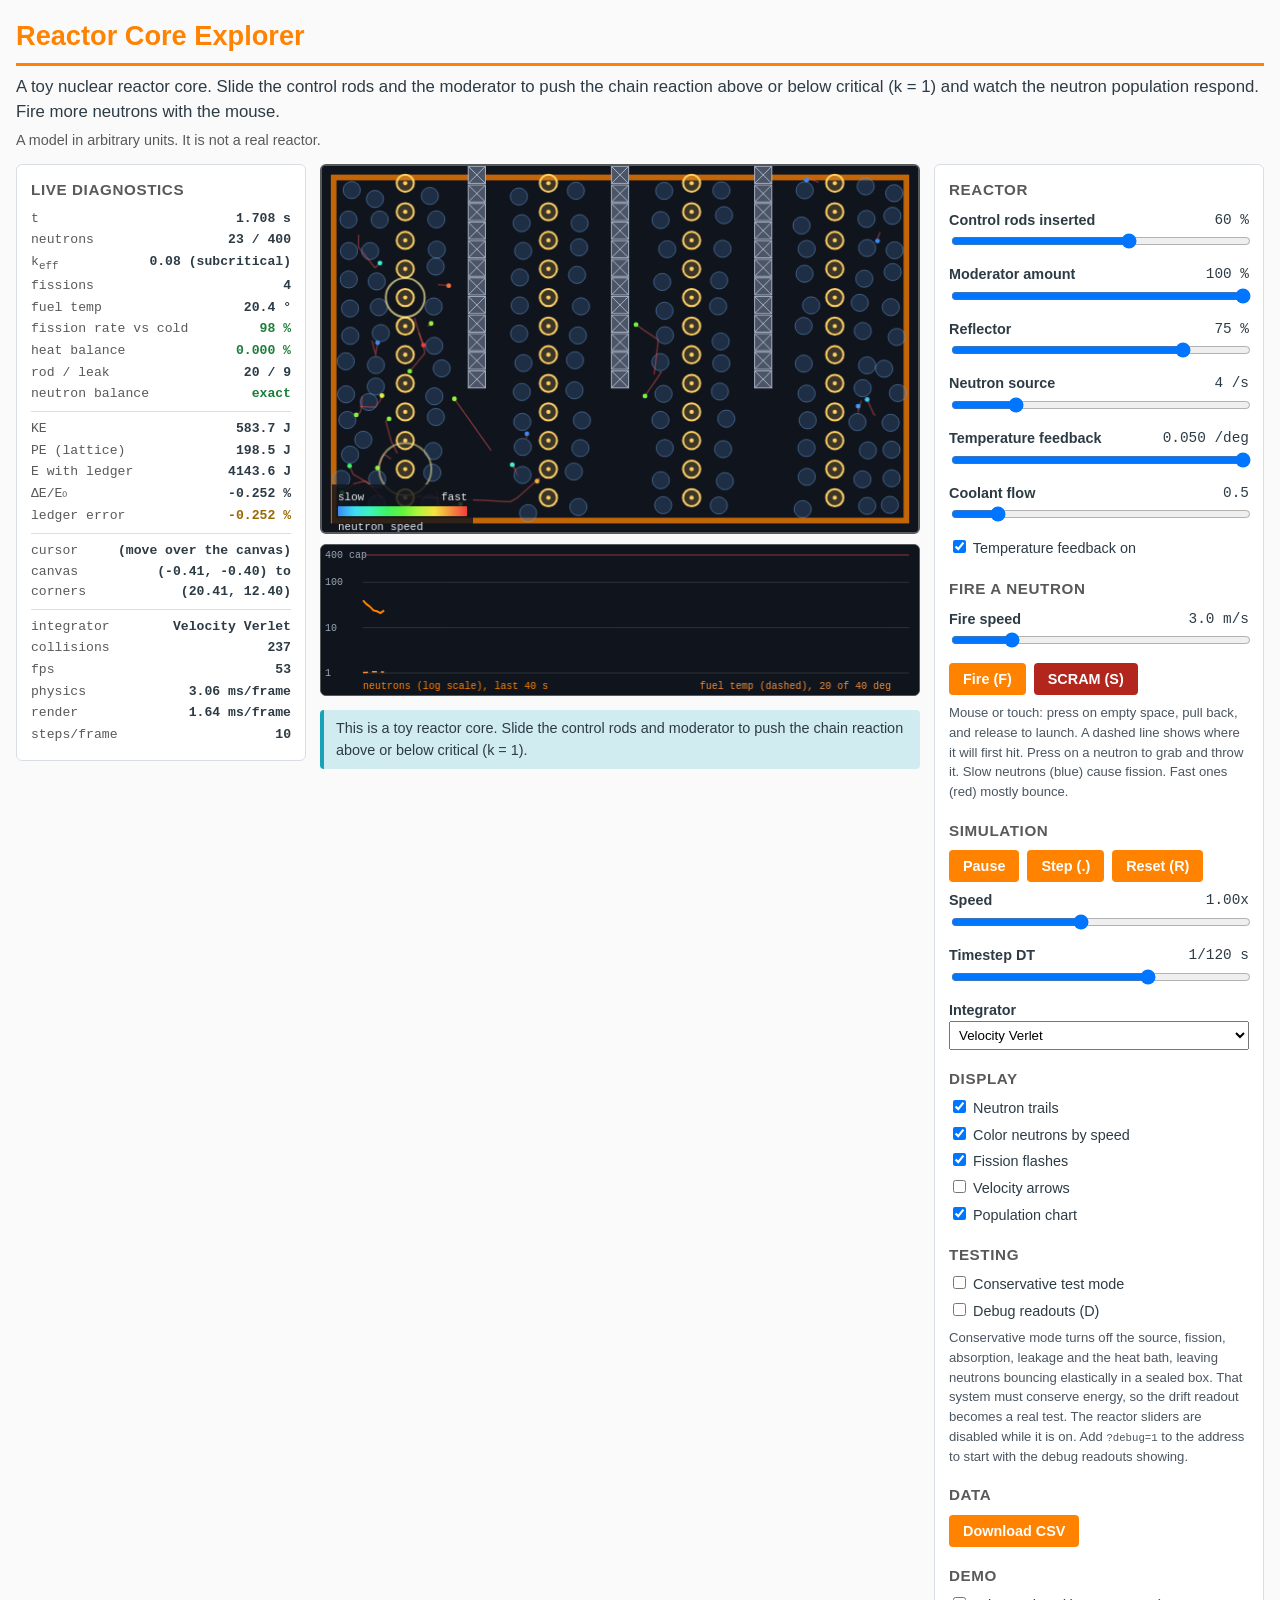
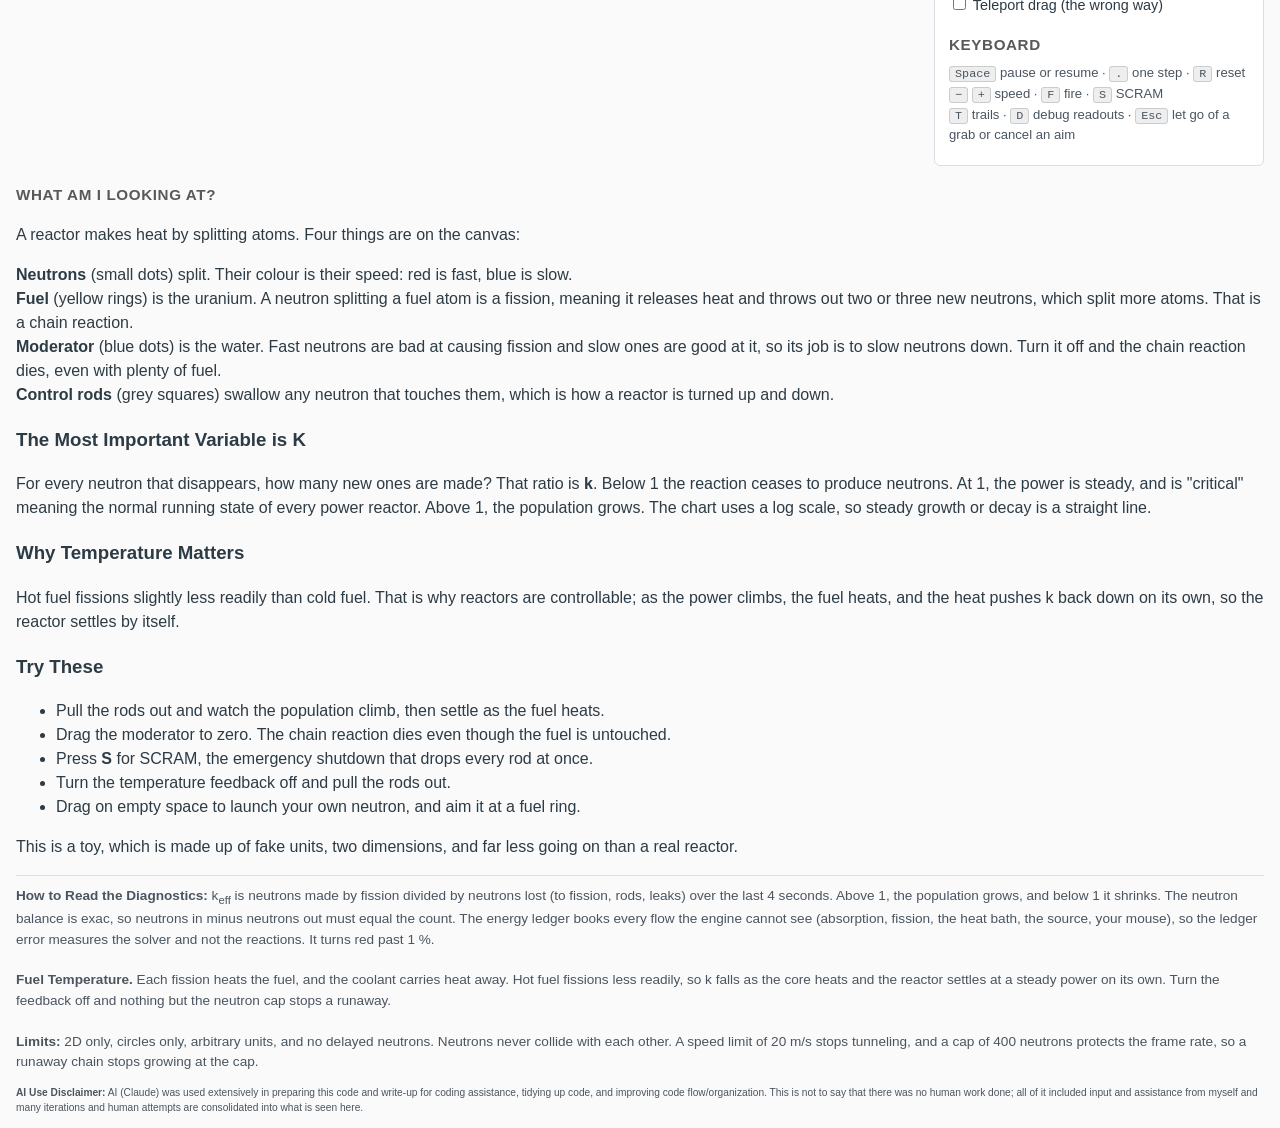
<file: project/index.html>
<!DOCTYPE html>
<html lang="en">
<head>
<meta charset="utf-8">
<meta name="viewport" content="width=device-width, initial-scale=1">
<title>Reactor Core Explorer</title>
<link rel="stylesheet" href="style.css">
</head>
<body>

<a class="skip" href="#controls">Skip to the controls</a>

<header>
  <h1>Reactor Core Explorer</h1>
  <p id="purpose">A toy nuclear reactor core. Slide the control rods and the moderator to push the chain
  reaction above or below critical (k = 1) and watch the neutron population respond. Fire more neutrons
  with the mouse.</p>
  <p class="sub">A model in arbitrary units. It is not a real reactor.</p>
</header>

<div class="layout">

  <main class="stage" id="stage">
    <canvas id="sim" tabindex="0" role="img"
            aria-label="Reactor core simulation. Neutrons move through fuel rods, moderator atoms and control rods. The live numbers are in the diagnostics panel.">
      This page shows a 2D reactor core. Yellow rings are fuel, blue dots are moderator atoms, gray squares are
      control rods, and small colored dots are neutrons, blue when slow and red when fast. A slow neutron that
      hits fuel usually causes a fission, which releases two or three fast neutrons. Moderator atoms slow
      neutrons down, and control rods absorb them. The control panel and the diagnostics panel give every number
      as text, and every mouse action also has a keyboard route.
    </canvas>

    <div id="chart-box">
      <canvas id="chart" role="img" aria-label="Neutron population over the last 40 seconds, on a log scale. The current numbers are in the diagnostics panel.">
        Chart of the neutron population over time.
      </canvas>
    </div>

    <p id="note" class="note"></p>
    <p id="live" class="sr-only" role="status" aria-live="polite"></p>
  </main>

  <aside class="panel" id="controls" aria-label="Controls">

    <h2>Reactor</h2>
    <div class="row">
      <label for="rods">Control rods inserted <output id="rods-out" for="rods"></output></label>
      <input type="range" id="rods" min="0" max="100" step="1" value="60">
    </div>
    <div class="row">
      <label for="moderator">Moderator amount <output id="moderator-out" for="moderator"></output></label>
      <input type="range" id="moderator" min="0" max="100" step="1" value="100">
    </div>
    <div class="row">
      <label for="albedo">Reflector <output id="albedo-out" for="albedo"></output></label>
      <input type="range" id="albedo" min="0" max="95" step="1" value="75">
    </div>
    <div class="row">
      <label for="source">Neutron source <output id="source-out" for="source"></output></label>
      <input type="range" id="source" min="0" max="20" step="1" value="4">
    </div>

    <div class="row">
      <label for="alpha">Temperature feedback <output id="alpha-out" for="alpha"></output></label>
      <input type="range" id="alpha" min="0" max="5" step="0.1" value="5">
    </div>
    <div class="row">
      <label for="cooling">Coolant flow <output id="cooling-out" for="cooling"></output></label>
      <input type="range" id="cooling" min="0.1" max="3" step="0.1" value="0.5">
    </div>
    <label class="check"><input type="checkbox" id="feedback" checked> Temperature feedback on</label>

    <h2>Fire a neutron</h2>
    <div class="row">
      <label for="fireSpeed">Fire speed <output id="fireSpeed-out" for="fireSpeed"></output></label>
      <input type="range" id="fireSpeed" min="0.5" max="14" step="0.5" value="3">
    </div>
    <div class="btns">
      <button id="btn-fire" type="button">Fire (F)</button>
      <button id="btn-scram" type="button" class="danger">SCRAM (S)</button>
    </div>
    <p class="hint">Mouse or touch: press on empty space, pull back, and release to launch. A dashed line shows
    where it will first hit. Press on a neutron to grab and throw it. Slow neutrons (blue) cause fission.
    Fast ones (red) mostly bounce.</p>

    <h2>Simulation</h2>
    <div class="btns">
      <button id="btn-play" type="button" aria-pressed="false">Pause</button>
      <button id="btn-step" type="button">Step (.)</button>
      <button id="btn-reset" type="button">Reset (R)</button>
    </div>
    <div class="row">
      <label for="speed">Speed <output id="speed-out" for="speed"></output></label>
      <input type="range" id="speed" min="0.25" max="2" step="0.25" value="1">
    </div>
    <div class="row">
      <label for="dt">Timestep DT <output id="dt-out" for="dt"></output></label>
      <input type="range" id="dt" min="0" max="3" step="1" value="2">
    </div>
    <div class="row">
      <label for="integrator">Integrator</label>
      <select id="integrator">
        <option value="Euler">Euler (watch it fail)</option>
        <option value="EulerCromer">Euler-Cromer</option>
        <option value="VelocityVerlet" selected>Velocity Verlet</option>
      </select>
    </div>

    <h2>Display</h2>
    <label class="check"><input type="checkbox" id="trails" checked> Neutron trails</label>
    <label class="check"><input type="checkbox" id="speedColor" checked> Color neutrons by speed</label>
    <label class="check"><input type="checkbox" id="flashes" checked> Fission flashes</label>
    <label class="check"><input type="checkbox" id="vectors"> Velocity arrows</label>
    <label class="check"><input type="checkbox" id="showChart" checked> Population chart</label>

    <h2>Testing</h2>
    <label class="check"><input type="checkbox" id="conservative"> Conservative test mode</label>
    <label class="check"><input type="checkbox" id="debugHud"> Debug readouts (D)</label>
    <p class="hint">Conservative mode turns off the source, fission, absorption, leakage and the heat
    bath, leaving neutrons bouncing elastically in a sealed box. That system must conserve energy, so
    the drift readout becomes a real test. The reactor sliders are disabled while it is on.
    Add <code>?debug=1</code> to the address to start with the debug readouts showing.</p>

    <h2>Data</h2>
    <div class="btns">
      <button id="btn-csv" type="button">Download CSV</button>
    </div>

    <h2>Demo</h2>
    <label class="check"><input type="checkbox" id="teleport"> Teleport drag (the wrong way)</label>

    <h2>Keyboard</h2>
    <p class="keys">
      <kbd>Space</kbd> pause or resume &middot; <kbd>.</kbd> one step &middot; <kbd>R</kbd> reset<br>
      <kbd>&minus;</kbd> <kbd>+</kbd> speed &middot; <kbd>F</kbd> fire &middot; <kbd>S</kbd> SCRAM<br>
      <kbd>T</kbd> trails &middot; <kbd>D</kbd> debug readouts &middot; <kbd>Esc</kbd> let go of a grab or cancel an aim
    </p>
  </aside>

  <section class="panel" id="hud-box" aria-label="Live diagnostics">
    <h2>Live diagnostics</h2>
    <div id="hud" role="status" aria-live="off"></div>
  </section>

</div>

<section class="explainer" aria-label="What am I looking at?">

  <h2>What am I looking at?</h2>

  <p>A reactor makes heat by splitting atoms. Four
  things are on the canvas:</p>

  <div class="legend-grid">
    <div><span class="chip neutron"></span><strong>Neutrons</strong> (small dots) split.
    Their colour is their speed: red is fast, blue is slow.</div>

    <div><span class="chip fuel"></span><strong>Fuel</strong> (yellow rings) is the uranium. A
    neutron splitting a fuel atom is a fission, meaning it releases heat and throws out two
    or three new neutrons, which split more atoms. That is a chain reaction.</div>

    <div><span class="chip mod"></span><strong>Moderator</strong> (blue dots) is the water. Fast
    neutrons are bad at causing fission and slow ones are good at it, so its job is to slow neutrons
    down. Turn it off and the chain reaction dies, even with plenty of fuel.</div>

    <div><span class="chip rod"></span><strong>Control rods</strong> (grey squares) swallow any neutron that touches them, which is how a reactor is turned up and down.</div>
  </div>

  <h3>The Most Important Variable is K</h3>

  <p>For every neutron that disappears, how many new ones are made? That ratio is <strong>k</strong>.
  Below 1 the reaction ceases to produce neutrons. At 1, the power is steady, and is "critical"
  meaning the normal running state of every power reactor. Above 1, the population grows. The chart
  uses a log scale, so steady growth or decay is a straight line.</p>

  <h3>Why Temperature Matters</h3>

  <p>Hot fuel fissions slightly less readily than cold fuel. That is why reactors are
  controllable; as the power climbs, the fuel heats, and the heat pushes k back down on its own, so
  the reactor settles by itself.</p>

  <h3>Try These</h3>

  <ul class="try-list">
    <li>Pull the rods out and watch the population climb, then settle as the fuel heats.</li>
    <li>Drag the moderator to zero. The chain reaction dies even though the fuel is untouched.</li>
    <li>Press <strong>S</strong> for SCRAM, the emergency shutdown that drops every rod at once.</li>
    <li>Turn the temperature feedback off and pull the rods out.</li>
    <li>Drag on empty space to launch your own neutron, and aim it at a fuel ring.</li>
  </ul>

  <p class="caveat">This is a toy, which is made up of fake units, two dimensions, and far less going on than a real
  reactor.</p>

</section>

<footer>
  <strong>How to Read the Diagnostics:</strong> k<sub>eff</sub> is neutrons made by fission divided by neutrons lost
  (to fission, rods, leaks) over the last 4 seconds. Above 1, the population grows, and below 1 it shrinks. The neutron
  balance is exac, so neutrons in minus neutrons out must equal the count. The energy ledger books every flow the
  engine cannot see (absorption, fission, the heat bath, the source, your mouse), so the ledger error measures the
  solver and not the reactions. It turns red past 1 %.
  <br><br>
  <strong>Fuel Temperature.</strong> Each fission heats the fuel, and the coolant carries heat away. Hot fuel
  fissions less readily, so k falls as the core heats and the reactor settles at a steady power on its own.
  Turn the feedback off and nothing but the neutron cap stops a runaway.
  <br><br>
  <strong>Limits:</strong> 2D only, circles only, arbitrary units, and no delayed neutrons.
  Neutrons never collide with each other. A speed limit of 20 m/s stops tunneling, and a cap of 400 neutrons
  protects the frame rate, so a runaway chain stops growing at the cap.
  <p class="ai-note"><strong>AI Use Disclaimer:</strong> AI (Claude) was used extensively in preparing this code and write-up for coding assistance, tidying up code, and improving code flow/organization. This is not to say that there was no human work done; all of it included input and assistance from myself and many iterations and human attempts are consolidated into what is seen here.</p>
</footer>

<script type="module" src="main.js"></script>

</body>
</html>
</file>
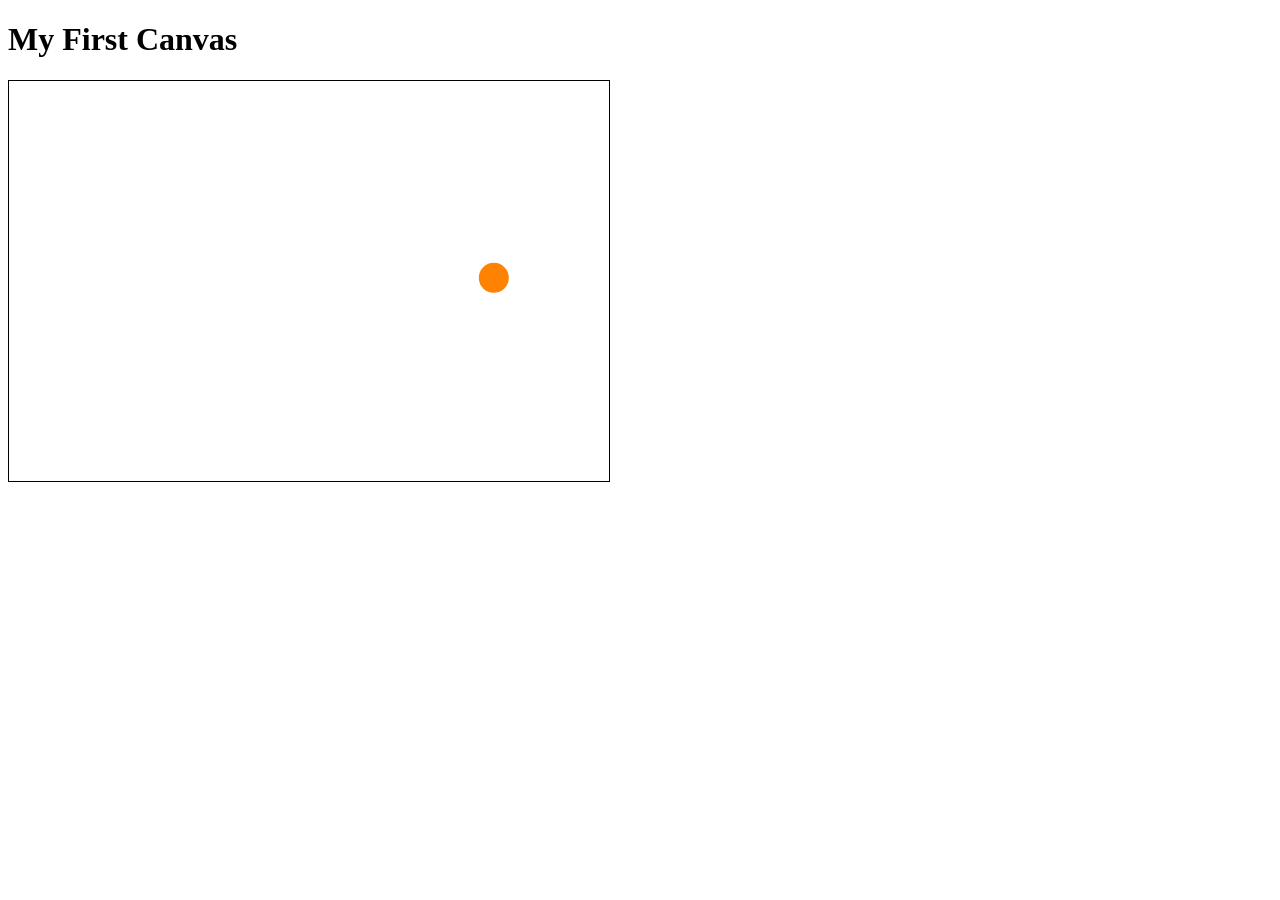
<file: labs/canvas-practice/index.html>
<!DOCTYPE html>
<html lang="en">
<head>
  <meta charset="utf-8">
  <title>Canvas Practice</title>
</head>
<body>

  <h1>My First Canvas</h1>

  <canvas id="stage" width="600" height="400"
          style="border: 1px solid black; background: white;"></canvas>

  <script src="main.js"></script>

</body>
</html>
</file>
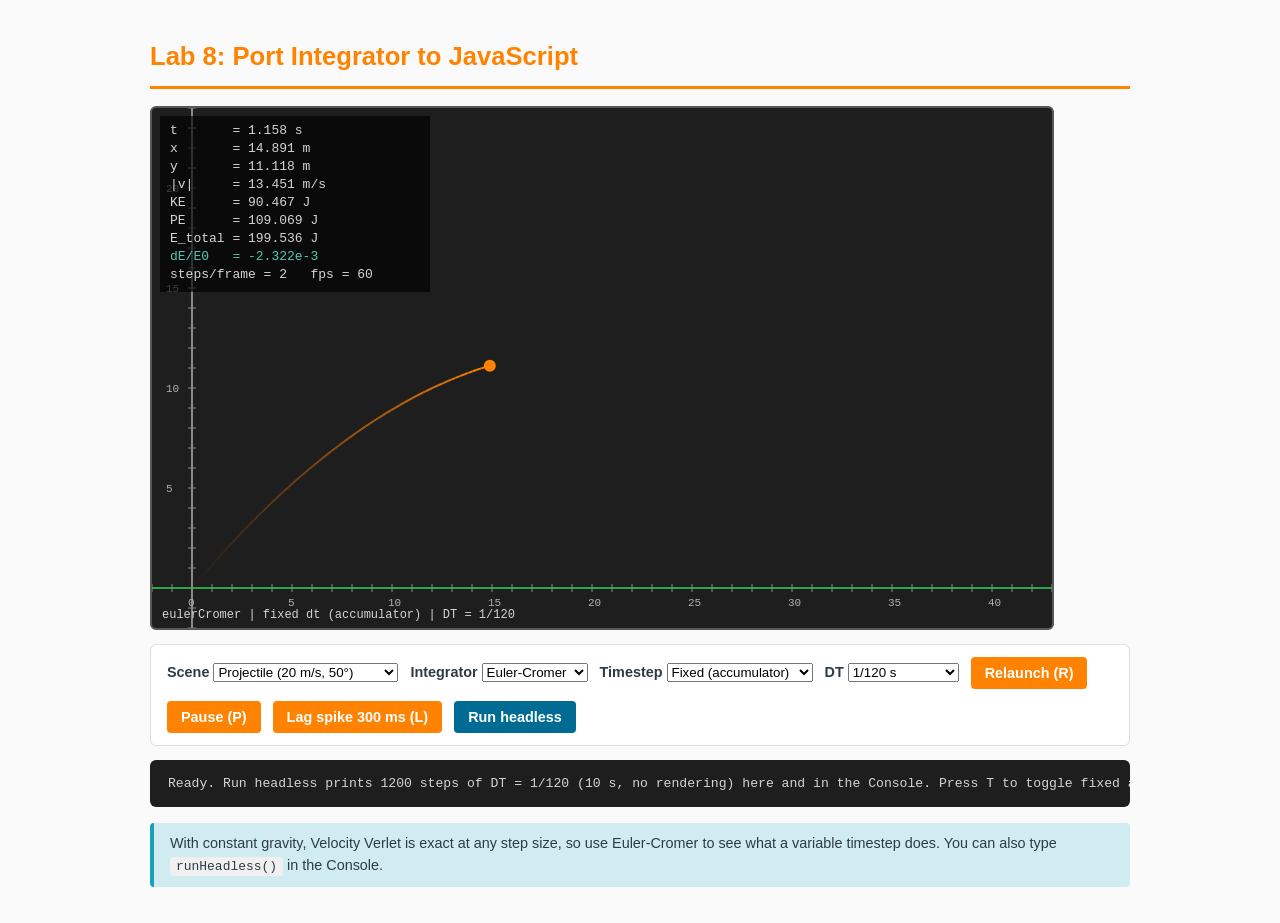
<file: labs/lab08/index.html>
<!DOCTYPE html>
<html lang="en">
<head>
  <meta charset="UTF-8">
  <meta name="viewport" content="width=device-width, initial-scale=1">
  <title>Lab 8: Port Integrator to JavaScript</title>
  <link rel="stylesheet" href="style.css">
</head>
<body>

<h1>Lab 8: Port Integrator to JavaScript</h1>

<canvas id="sim" width="900" height="520"></canvas>

<div class="panel">
  <label>Scene
    <select id="scene">
      <option value="static">Part A: coordinate test</option>
      <option value="projectile" selected>Projectile (20 m/s, 50&deg;)</option>
      <option value="spring">Spring oscillator (m = k = 1)</option>
    </select>
  </label>
  <label>Integrator
    <select id="integrator">
      <option value="eulerCromer" selected>Euler-Cromer</option>
      <option value="velocityVerlet">Velocity Verlet</option>
    </select>
  </label>
  <label>Timestep
    <select id="timestepMode">
      <option value="fixed" selected>Fixed (accumulator)</option>
      <option value="variable">Variable (frame time)</option>
    </select>
  </label>
  <label>DT
    <select id="dt">
      <option value="240">1/240 s</option>
      <option value="120" selected>1/120 s</option>
      <option value="60">1/60 s</option>
      <option value="20">1/20 s (coarse)</option>
    </select>
  </label>
  <button id="relaunch">Relaunch (R)</button>
  <button id="pause">Pause (P)</button>
  <button id="lag">Lag spike 300 ms (L)</button>
  <button class="alt" id="headless">Run headless</button>
</div>

<div id="log">Ready. Run headless prints 1200 steps of DT = 1/120 (10 s, no rendering) here and in the Console. Press T to toggle fixed and variable timestep.</div>

<div class="note">
  With constant gravity, Velocity Verlet is exact at any step size, so use Euler-Cromer to see what a variable timestep does.
  You can also type <code>runHeadless()</code> in the Console.
</div>

<script type="module" src="main.js"></script>

</body>
</html>
</file>
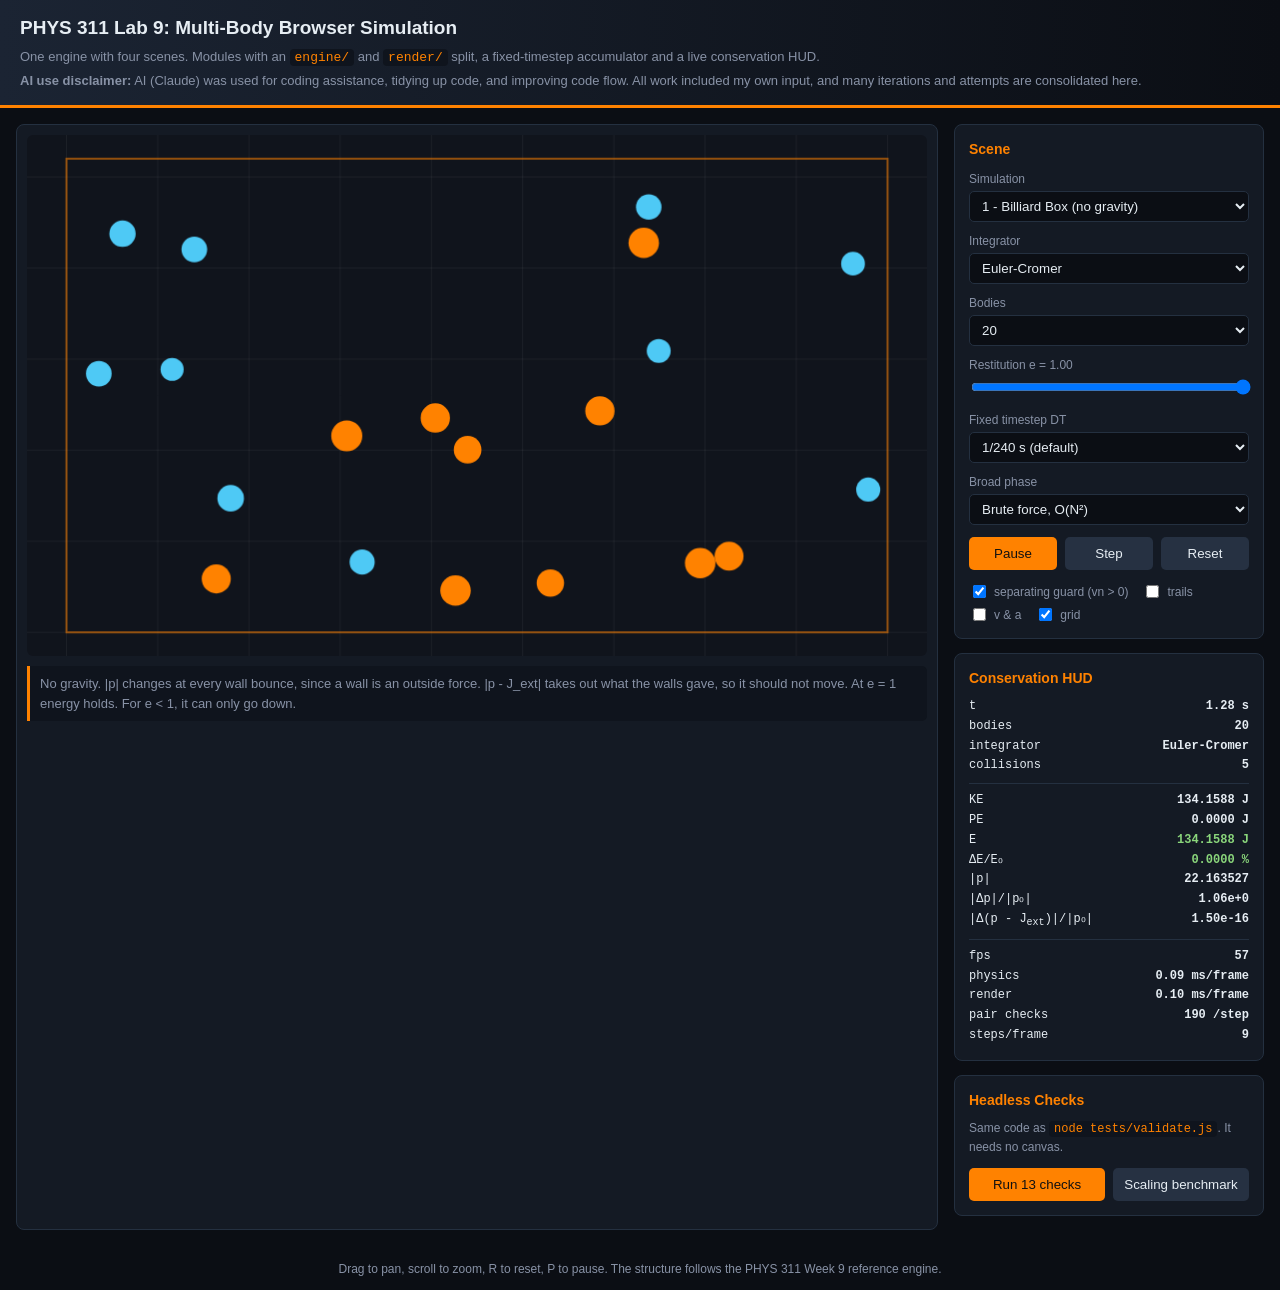
<file: labs/lab09/index.html>
<!DOCTYPE html>
<html lang="en">
<head>
<meta charset="utf-8">
<meta name="viewport" content="width=device-width, initial-scale=1">
<title>Lab 9: Multi-Body Browser Simulation</title>
<link rel="stylesheet" href="style.css">
</head>
<body>
<header>
  <h1>PHYS 311 Lab 9: Multi-Body Browser Simulation</h1>
  <p>One engine with four scenes. Modules with an <code>engine/</code> and <code>render/</code> split, a fixed-timestep accumulator and a live conservation HUD.</p>
  <p><b>AI use disclaimer:</b> AI (Claude) was used for coding assistance, tidying up code, and improving code flow. All work included my own input, and many iterations and attempts are consolidated here.</p>
</header>

<div class="wrap">
  <div class="stage">
    <canvas id="sim"></canvas>
    <div class="note" id="note"></div>
  </div>

  <div>
    <div class="panel">
      <h2>Scene</h2>
      <label for="scene">Simulation</label>
      <select id="scene"></select>

      <label for="integrator">Integrator</label>
      <select id="integrator"></select>

      <label for="nBodies">Bodies</label>
      <select id="nBodies"></select>

      <label for="restitution">Restitution e = <span id="eValue">1.00</span></label>
      <input type="range" id="restitution" min="0" max="1" step="0.05" value="1">

      <label for="dt">Fixed timestep DT</label>
      <select id="dt">
        <option value="120">1/120 s (coarse)</option>
        <option value="240">1/240 s (default)</option>
        <option value="480">1/480 s</option>
        <option value="1000">1/1000 s (fine)</option>
      </select>

      <label for="broadphase">Broad phase</label>
      <select id="broadphase">
        <option value="brute">Brute force, O(N&sup2;)</option>
        <option value="hash">Spatial hash, about O(N)</option>
      </select>

      <div class="row">
        <button id="playpause">Pause</button>
        <button id="stepOnce" class="ghost">Step</button>
        <button id="reset" class="ghost">Reset</button>
      </div>

      <div class="checks">
        <label><input type="checkbox" id="guard" checked> separating guard (vn &gt; 0)</label>
        <label><input type="checkbox" id="trails"> trails</label>
        <label><input type="checkbox" id="vectors"> v &amp; a</label>
        <label><input type="checkbox" id="grid" checked> grid</label>
      </div>
    </div>

    <div class="panel">
      <h2>Conservation HUD</h2>
      <div id="hud"></div>
    </div>

    <div class="panel">
      <h2>Headless Checks</h2>
      <p class="small">Same code as <code>node tests/validate.js</code>. It needs no canvas.</p>
      <div class="row">
        <button id="runTests">Run 13 checks</button>
        <button id="runBench" class="ghost">Scaling benchmark</button>
      </div>
      <pre class="tests" id="testOut"></pre>
    </div>
  </div>
</div>

<footer>Drag to pan, scroll to zoom, R to reset, P to pause. The structure follows the PHYS 311 Week 9 reference engine.</footer>
<script type="module" src="main.js"></script>
</body>
</html>
</file>
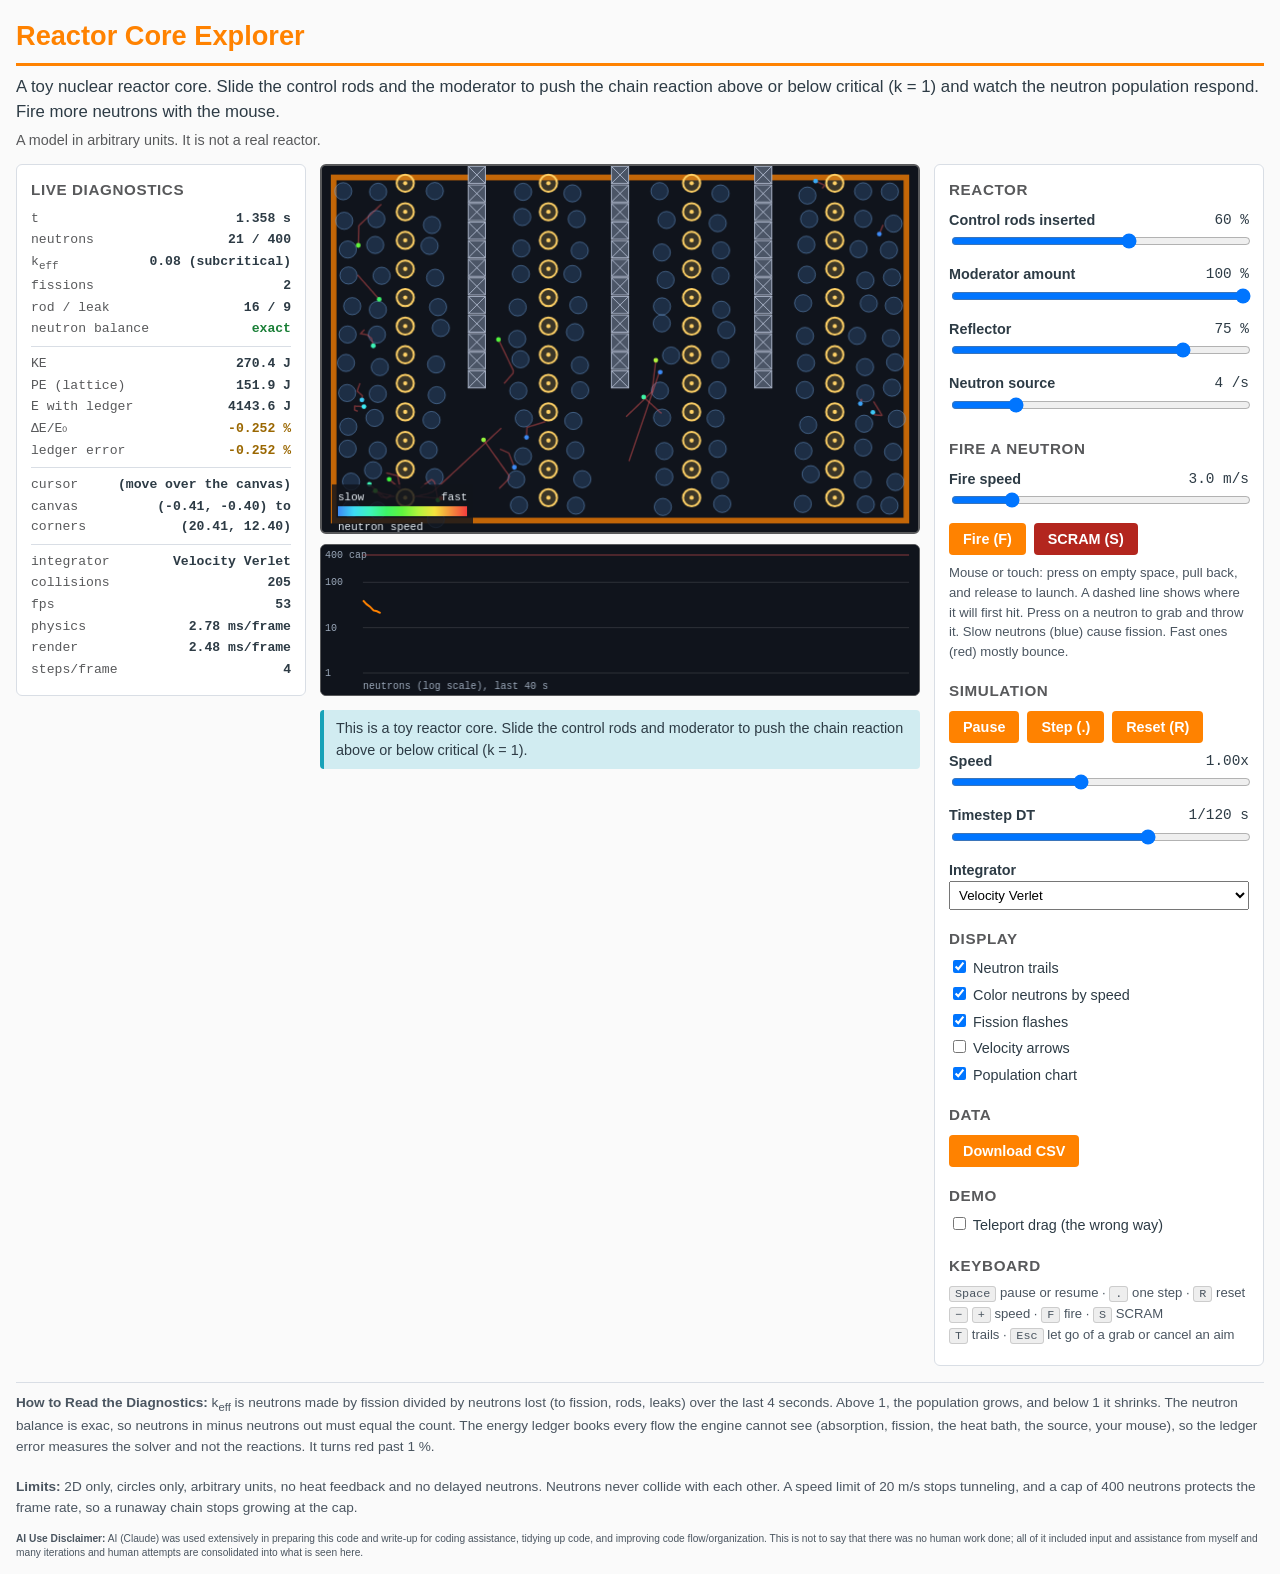
<file: labs/lab10/index.html>
<!DOCTYPE html>
<html lang="en">
<head>
<meta charset="utf-8">
<meta name="viewport" content="width=device-width, initial-scale=1">
<title>Reactor Core Explorer</title>
<link rel="stylesheet" href="style.css">
</head>
<body>

<a class="skip" href="#controls">Skip to the controls</a>

<header>
  <h1>Reactor Core Explorer</h1>
  <p id="purpose">A toy nuclear reactor core. Slide the control rods and the moderator to push the chain
  reaction above or below critical (k = 1) and watch the neutron population respond. Fire more neutrons
  with the mouse.</p>
  <p class="sub">A model in arbitrary units. It is not a real reactor.</p>
</header>

<div class="layout">

  <main class="stage" id="stage">
    <canvas id="sim" tabindex="0" role="img"
            aria-label="Reactor core simulation. Neutrons move through fuel rods, moderator atoms and control rods. The live numbers are in the diagnostics panel.">
      This page shows a 2D reactor core. Yellow rings are fuel, blue dots are moderator atoms, gray squares are
      control rods, and small colored dots are neutrons, blue when slow and red when fast. A slow neutron that
      hits fuel usually causes a fission, which releases two or three fast neutrons. Moderator atoms slow
      neutrons down, and control rods absorb them. The control panel and the diagnostics panel give every number
      as text, and every mouse action also has a keyboard route.
    </canvas>

    <div id="chart-box">
      <canvas id="chart" role="img" aria-label="Neutron population over the last 40 seconds, on a log scale. The current numbers are in the diagnostics panel.">
        Chart of the neutron population over time.
      </canvas>
    </div>

    <p id="note" class="note"></p>
    <p id="live" class="sr-only" role="status" aria-live="polite"></p>
  </main>

  <aside class="panel" id="controls" aria-label="Controls">

    <h2>Reactor</h2>
    <div class="row">
      <label for="rods">Control rods inserted <output id="rods-out" for="rods"></output></label>
      <input type="range" id="rods" min="0" max="100" step="1" value="60">
    </div>
    <div class="row">
      <label for="moderator">Moderator amount <output id="moderator-out" for="moderator"></output></label>
      <input type="range" id="moderator" min="0" max="100" step="1" value="100">
    </div>
    <div class="row">
      <label for="albedo">Reflector <output id="albedo-out" for="albedo"></output></label>
      <input type="range" id="albedo" min="0" max="95" step="1" value="75">
    </div>
    <div class="row">
      <label for="source">Neutron source <output id="source-out" for="source"></output></label>
      <input type="range" id="source" min="0" max="20" step="1" value="4">
    </div>

    <h2>Fire a neutron</h2>
    <div class="row">
      <label for="fireSpeed">Fire speed <output id="fireSpeed-out" for="fireSpeed"></output></label>
      <input type="range" id="fireSpeed" min="0.5" max="14" step="0.5" value="3">
    </div>
    <div class="btns">
      <button id="btn-fire" type="button">Fire (F)</button>
      <button id="btn-scram" type="button" class="danger">SCRAM (S)</button>
    </div>
    <p class="hint">Mouse or touch: press on empty space, pull back, and release to launch. A dashed line shows
    where it will first hit. Press on a neutron to grab and throw it. Slow neutrons (blue) cause fission.
    Fast ones (red) mostly bounce.</p>

    <h2>Simulation</h2>
    <div class="btns">
      <button id="btn-play" type="button" aria-pressed="false">Pause</button>
      <button id="btn-step" type="button">Step (.)</button>
      <button id="btn-reset" type="button">Reset (R)</button>
    </div>
    <div class="row">
      <label for="speed">Speed <output id="speed-out" for="speed"></output></label>
      <input type="range" id="speed" min="0.25" max="2" step="0.25" value="1">
    </div>
    <div class="row">
      <label for="dt">Timestep DT <output id="dt-out" for="dt"></output></label>
      <input type="range" id="dt" min="0" max="3" step="1" value="2">
    </div>
    <div class="row">
      <label for="integrator">Integrator</label>
      <select id="integrator">
        <option value="Euler">Euler (watch it fail)</option>
        <option value="EulerCromer">Euler-Cromer</option>
        <option value="VelocityVerlet" selected>Velocity Verlet</option>
      </select>
    </div>

    <h2>Display</h2>
    <label class="check"><input type="checkbox" id="trails" checked> Neutron trails</label>
    <label class="check"><input type="checkbox" id="speedColor" checked> Color neutrons by speed</label>
    <label class="check"><input type="checkbox" id="flashes" checked> Fission flashes</label>
    <label class="check"><input type="checkbox" id="vectors"> Velocity arrows</label>
    <label class="check"><input type="checkbox" id="showChart" checked> Population chart</label>

    <h2>Data</h2>
    <div class="btns">
      <button id="btn-csv" type="button">Download CSV</button>
    </div>

    <h2>Demo</h2>
    <label class="check"><input type="checkbox" id="teleport"> Teleport drag (the wrong way)</label>

    <h2>Keyboard</h2>
    <p class="keys">
      <kbd>Space</kbd> pause or resume &middot; <kbd>.</kbd> one step &middot; <kbd>R</kbd> reset<br>
      <kbd>&minus;</kbd> <kbd>+</kbd> speed &middot; <kbd>F</kbd> fire &middot; <kbd>S</kbd> SCRAM<br>
      <kbd>T</kbd> trails &middot; <kbd>Esc</kbd> let go of a grab or cancel an aim
    </p>
  </aside>

  <section class="panel" id="hud-box" aria-label="Live diagnostics">
    <h2>Live diagnostics</h2>
    <div id="hud" role="status" aria-live="off"></div>
  </section>

</div>

<footer>
  <strong>How to Read the Diagnostics:</strong> k<sub>eff</sub> is neutrons made by fission divided by neutrons lost
  (to fission, rods, leaks) over the last 4 seconds. Above 1, the population grows, and below 1 it shrinks. The neutron
  balance is exac, so neutrons in minus neutrons out must equal the count. The energy ledger books every flow the
  engine cannot see (absorption, fission, the heat bath, the source, your mouse), so the ledger error measures the
  solver and not the reactions. It turns red past 1 %.
  <br><br>
  <strong>Limits:</strong> 2D only, circles only, arbitrary units, no heat feedback and no delayed neutrons.
  Neutrons never collide with each other. A speed limit of 20 m/s stops tunneling, and a cap of 400 neutrons
  protects the frame rate, so a runaway chain stops growing at the cap.
  <p class="ai-note"><strong>AI Use Disclaimer:</strong> AI (Claude) was used extensively in preparing this code and write-up for coding assistance, tidying up code, and improving code flow/organization. This is not to say that there was no human work done; all of it included input and assistance from myself and many iterations and human attempts are consolidated into what is seen here.</p>
</footer>

<script type="module" src="main.js"></script>

</body>
</html>
</file>
<file: project/style.css>
:root {
  --orange: #ff8200;
  --bg: #fafafa;
  --ink: #2d3b45;
  --dark: #10141c;
  --panel: #ffffff;
  --line: #d9dee5;
}

* { box-sizing: border-box; }

body {
  font-family: -apple-system, BlinkMacSystemFont, "Segoe UI", Roboto, Helvetica, Arial, sans-serif;
  line-height: 1.5;
  color: var(--ink);
  background: var(--bg);
  max-width: 1600px;
  margin: 0 auto;
  padding: 16px;
}

h1 { color: var(--orange); border-bottom: 3px solid var(--orange); padding-bottom: 6px; margin: 0 0 8px; font-size: 1.7em; }
h2 { font-size: 0.95em; text-transform: uppercase; letter-spacing: 0.04em; color: #58595b; margin: 18px 0 6px; }
#purpose { margin: 6px 0; font-size: 1.05em; }
.sub { margin: 0 0 12px; color: #58595b; font-size: 0.9em; }
.ai-note { margin: 14px 0 0; color: #4a5560; font-size: 0.75em; line-height: 1.4; }

.skip { position: absolute; left: -999px; top: 0; background: #fff; padding: 8px; z-index: 10; }
.skip:focus { left: 8px; top: 8px; }

.sr-only { position: absolute; width: 1px; height: 1px; overflow: hidden; clip: rect(0 0 0 0); white-space: nowrap; }

/* diagnostics on the left, stage in the middle, controls on the right */
.layout {
  display: grid;
  grid-template-columns: 290px minmax(0, 1fr) 330px;
  grid-template-areas: "hud stage controls";
  gap: 14px;
  align-items: start;
}
.stage { grid-area: stage; min-width: 0; }
#controls { grid-area: controls; }
#hud-box { grid-area: hud; }

/* the canvas size comes from the width and height attributes, set in main.js. CSS only scales it */
canvas { display: block; width: 100%; height: auto; border-radius: 6px; }
#sim { background: var(--dark); border: 2px solid #58595b; touch-action: none; cursor: crosshair; }
#chart { background: var(--dark); border: 1px solid #58595b; margin-top: 10px; }

.note { background: #d1ecf1; border-left: 4px solid #17a2b8; padding: 8px 12px; border-radius: 4px; font-size: 0.9em; }

.panel { background: var(--panel); border: 1px solid var(--line); border-radius: 6px; padding: 8px 14px 14px; }
.panel h2:first-child { margin-top: 6px; }

.row { margin: 8px 0; }
.row label { display: flex; justify-content: space-between; font-size: 0.9em; font-weight: 600; }
.row output { font-weight: 400; font-family: Consolas, monospace; }
input[type="range"] { width: 100%; }
select { width: 100%; padding: 5px; }
.check { display: block; font-size: 0.9em; margin: 4px 0; }

.btns { display: flex; flex-wrap: wrap; gap: 8px; margin: 8px 0; }
button {
  background: var(--orange); color: #fff; border: none; border-radius: 4px;
  padding: 8px 14px; font-weight: 600; cursor: pointer; font-size: 0.9em;
}
button:hover { background: #e07400; }
button.danger { background: #b3261e; }
button.danger:hover { background: #8f1d17; }

.hint, .keys { font-size: 0.82em; color: #4a5560; margin: 6px 0; }
kbd { background: #eee; border: 1px solid #ccc; border-radius: 3px; padding: 0 5px; font-family: Consolas, monospace; font-size: 0.9em; }

/* a visible focus ring on everything you can tab to */
:focus-visible { outline: 3px solid var(--orange); outline-offset: 2px; }

#hud { font-family: Consolas, "Courier New", monospace; font-size: 0.82em; }
.hud-row { display: flex; justify-content: space-between; gap: 8px; padding: 1px 0; }
.hud-row span { color: #58595b; }
.hud-row b { font-weight: 600; text-align: right; }
.hud-row.good b { color: #1a7f37; }
.hud-row.warn b { color: #9a6700; }
.hud-row.bad b { color: #cf222e; }
#hud hr { border: 0; border-top: 1px solid var(--line); margin: 6px 0; }

footer { margin-top: 16px; font-size: 0.85em; color: #4a5560; border-top: 1px solid var(--line); padding-top: 10px; }

@media (max-width: 860px) {
  .layout { grid-template-columns: minmax(0, 1fr); grid-template-areas: "stage" "controls" "hud"; }
}
</file>
<file: labs/lab08/style.css>
body {
  font-family: -apple-system, BlinkMacSystemFont, "Segoe UI", Roboto, Helvetica, Arial, sans-serif;
  line-height: 1.5;
  color: #2d3b45;
  max-width: 980px;
  margin: 0 auto;
  padding: 20px;
  background: #fafafa;
}

h1 {
  color: #ff8200;
  border-bottom: 3px solid #ff8200;
  padding-bottom: 10px;
  font-size: 1.6em;
}

/* canvas size is set with the width and height attributes in the HTML, not here */
canvas {
  display: block;
  max-width: 100%;
  height: auto;
  background: #1e1e1e;
  border: 2px solid #58595b;
  border-radius: 6px;
}

.panel {
  display: flex;
  flex-wrap: wrap;
  gap: 12px;
  align-items: center;
  background: #fff;
  border: 1px solid #ddd;
  border-radius: 6px;
  padding: 12px 16px;
  margin: 14px 0;
}

.panel label {
  font-size: 0.9em;
  font-weight: 600;
}

button {
  background: #ff8200;
  color: #fff;
  border: none;
  border-radius: 4px;
  padding: 8px 14px;
  font-weight: 600;
  cursor: pointer;
  font-size: 0.9em;
}

button:hover { background: #e07400; }
button.alt { background: #006c93; }
button.alt:hover { background: #005577; }

#log {
  background: #1e1e1e;
  color: #d4d4d4;
  padding: 14px 18px;
  border-radius: 6px;
  font-family: Consolas, "Courier New", monospace;
  font-size: 0.82em;
  line-height: 1.5;
  white-space: pre;
  overflow-x: auto;
  max-height: 420px;
  overflow-y: auto;
}

.note {
  background: #d1ecf1;
  border-left: 4px solid #17a2b8;
  padding: 10px 16px;
  border-radius: 4px;
  margin: 16px 0;
  font-size: 0.9em;
}

code {
  background: #f0f0f0;
  padding: 2px 6px;
  border-radius: 3px;
  font-family: Consolas, "Courier New", monospace;
  font-size: 0.9em;
}
</file>
<file: labs/lab09/style.css>
:root {
  --ut: #ff8200;
  --bg: #0b0e14;
  --panel: #141a24;
  --line: #243040;
  --tx: #e6edf3;
  --mut: #8892a6;
}

* { box-sizing: border-box; }

body {
  margin: 0;
  background: var(--bg);
  color: var(--tx);
  font: 15px/1.5 -apple-system, BlinkMacSystemFont, "Segoe UI", Roboto, sans-serif;
}

header {
  background: linear-gradient(90deg, #1b2433, #0b0e14);
  border-bottom: 3px solid var(--ut);
  padding: 14px 20px;
}
header h1 { margin: 0; font-size: 19px; }
header p { margin: 4px 0 0; color: var(--mut); font-size: 13px; }

.wrap {
  display: grid;
  grid-template-columns: 1fr 310px;
  gap: 16px;
  padding: 16px;
  max-width: 1300px;
  margin: 0 auto;
}
@media (max-width: 900px) { .wrap { grid-template-columns: 1fr; } }

.stage, .panel {
  background: var(--panel);
  border: 1px solid var(--line);
  border-radius: 8px;
  padding: 10px;
}
.panel { padding: 14px; margin-bottom: 14px; }
.panel h2 { margin: 0 0 8px; font-size: 14px; color: var(--ut); }

canvas { display: block; border-radius: 6px; cursor: grab; touch-action: none; max-width: 100%; }
canvas:active { cursor: grabbing; }

label { display: block; font-size: 12px; color: var(--mut); margin: 10px 0 3px; }
select, input[type="range"] { width: 100%; }
select {
  background: var(--bg);
  color: var(--tx);
  border: 1px solid var(--line);
  border-radius: 5px;
  padding: 6px 8px;
  font: 13px inherit;
}
select:disabled { opacity: 0.5; }

.row { display: flex; gap: 8px; margin-top: 12px; }
button {
  flex: 1;
  background: var(--ut);
  color: #111;
  border: 0;
  border-radius: 5px;
  padding: 9px 10px;
  font: 600 13px inherit;
  cursor: pointer;
}
button.ghost { background: #263142; color: var(--tx); }
button:hover { filter: brightness(1.1); }
button:focus-visible, select:focus-visible, input:focus-visible { outline: 2px solid var(--ut); outline-offset: 2px; }

.checks { display: flex; flex-wrap: wrap; gap: 4px 14px; margin-top: 12px; }
.checks label { display: flex; align-items: center; gap: 5px; margin: 0; }

#hud { font: 12px/1.65 ui-monospace, SFMono-Regular, Consolas, monospace; }
.hud-row { display: flex; justify-content: space-between; gap: 10px; }
.hud-row b { font-weight: 600; text-align: right; }
.hud-row.good b { color: #8ad67b; }
.hud-row.warn b { color: #ffd166; }
.hud-row.bad b { color: #ff5d5d; }
#hud hr { border: 0; border-top: 1px solid var(--line); margin: 7px 0; }

.note {
  margin-top: 10px;
  font-size: 13px;
  color: var(--mut);
  border-left: 3px solid var(--ut);
  padding: 8px 10px;
  background: #0f141d;
  border-radius: 0 5px 5px 0;
}
.small { font-size: 12px; color: var(--mut); margin: 0; }

.tests {
  display: none;
  white-space: pre;
  overflow: auto;
  max-height: 360px;
  margin: 12px 0 0;
  background: #06080c;
  border: 1px solid var(--line);
  border-radius: 6px;
  padding: 10px;
  font: 11px/1.45 ui-monospace, Consolas, monospace;
}
.tests.good { border-color: #2f6b3a; }
.tests.bad { border-color: #7a2b2b; }

footer { color: var(--mut); font-size: 12px; text-align: center; padding: 14px; }
code { background: #0f141d; padding: 1px 5px; border-radius: 4px; color: var(--ut); }
</file>
<file: labs/lab10/style.css>
:root {
  --orange: #ff8200;
  --bg: #fafafa;
  --ink: #2d3b45;
  --dark: #10141c;
  --panel: #ffffff;
  --line: #d9dee5;
}

* { box-sizing: border-box; }

body {
  font-family: -apple-system, BlinkMacSystemFont, "Segoe UI", Roboto, Helvetica, Arial, sans-serif;
  line-height: 1.5;
  color: var(--ink);
  background: var(--bg);
  max-width: 1600px;
  margin: 0 auto;
  padding: 16px;
}

h1 { color: var(--orange); border-bottom: 3px solid var(--orange); padding-bottom: 6px; margin: 0 0 8px; font-size: 1.7em; }
h2 { font-size: 0.95em; text-transform: uppercase; letter-spacing: 0.04em; color: #58595b; margin: 18px 0 6px; }
#purpose { margin: 6px 0; font-size: 1.05em; }
.sub { margin: 0 0 12px; color: #58595b; font-size: 0.9em; }
.ai-note { margin: 14px 0 0; color: #4a5560; font-size: 0.75em; line-height: 1.4; }

.skip { position: absolute; left: -999px; top: 0; background: #fff; padding: 8px; z-index: 10; }
.skip:focus { left: 8px; top: 8px; }

.sr-only { position: absolute; width: 1px; height: 1px; overflow: hidden; clip: rect(0 0 0 0); white-space: nowrap; }

/* diagnostics on the left, stage in the middle, controls on the right */
.layout {
  display: grid;
  grid-template-columns: 290px minmax(0, 1fr) 330px;
  grid-template-areas: "hud stage controls";
  gap: 14px;
  align-items: start;
}
.stage { grid-area: stage; min-width: 0; }
#controls { grid-area: controls; }
#hud-box { grid-area: hud; }

/* the canvas size comes from the width and height attributes, set in main.js. CSS only scales it */
canvas { display: block; width: 100%; height: auto; border-radius: 6px; }
#sim { background: var(--dark); border: 2px solid #58595b; touch-action: none; cursor: crosshair; }
#chart { background: var(--dark); border: 1px solid #58595b; margin-top: 10px; }

.note { background: #d1ecf1; border-left: 4px solid #17a2b8; padding: 8px 12px; border-radius: 4px; font-size: 0.9em; }

.panel { background: var(--panel); border: 1px solid var(--line); border-radius: 6px; padding: 8px 14px 14px; }
.panel h2:first-child { margin-top: 6px; }

.row { margin: 8px 0; }
.row label { display: flex; justify-content: space-between; font-size: 0.9em; font-weight: 600; }
.row output { font-weight: 400; font-family: Consolas, monospace; }
input[type="range"] { width: 100%; }
select { width: 100%; padding: 5px; }
.check { display: block; font-size: 0.9em; margin: 4px 0; }

.btns { display: flex; flex-wrap: wrap; gap: 8px; margin: 8px 0; }
button {
  background: var(--orange); color: #fff; border: none; border-radius: 4px;
  padding: 8px 14px; font-weight: 600; cursor: pointer; font-size: 0.9em;
}
button:hover { background: #e07400; }
button.danger { background: #b3261e; }
button.danger:hover { background: #8f1d17; }

.hint, .keys { font-size: 0.82em; color: #4a5560; margin: 6px 0; }
kbd { background: #eee; border: 1px solid #ccc; border-radius: 3px; padding: 0 5px; font-family: Consolas, monospace; font-size: 0.9em; }

/* a visible focus ring on everything you can tab to */
:focus-visible { outline: 3px solid var(--orange); outline-offset: 2px; }

#hud { font-family: Consolas, "Courier New", monospace; font-size: 0.82em; }
.hud-row { display: flex; justify-content: space-between; gap: 8px; padding: 1px 0; }
.hud-row span { color: #58595b; }
.hud-row b { font-weight: 600; text-align: right; }
.hud-row.good b { color: #1a7f37; }
.hud-row.warn b { color: #9a6700; }
.hud-row.bad b { color: #cf222e; }
#hud hr { border: 0; border-top: 1px solid var(--line); margin: 6px 0; }

footer { margin-top: 16px; font-size: 0.85em; color: #4a5560; border-top: 1px solid var(--line); padding-top: 10px; }

@media (max-width: 860px) {
  .layout { grid-template-columns: minmax(0, 1fr); grid-template-areas: "stage" "controls" "hud"; }
}
</file>
